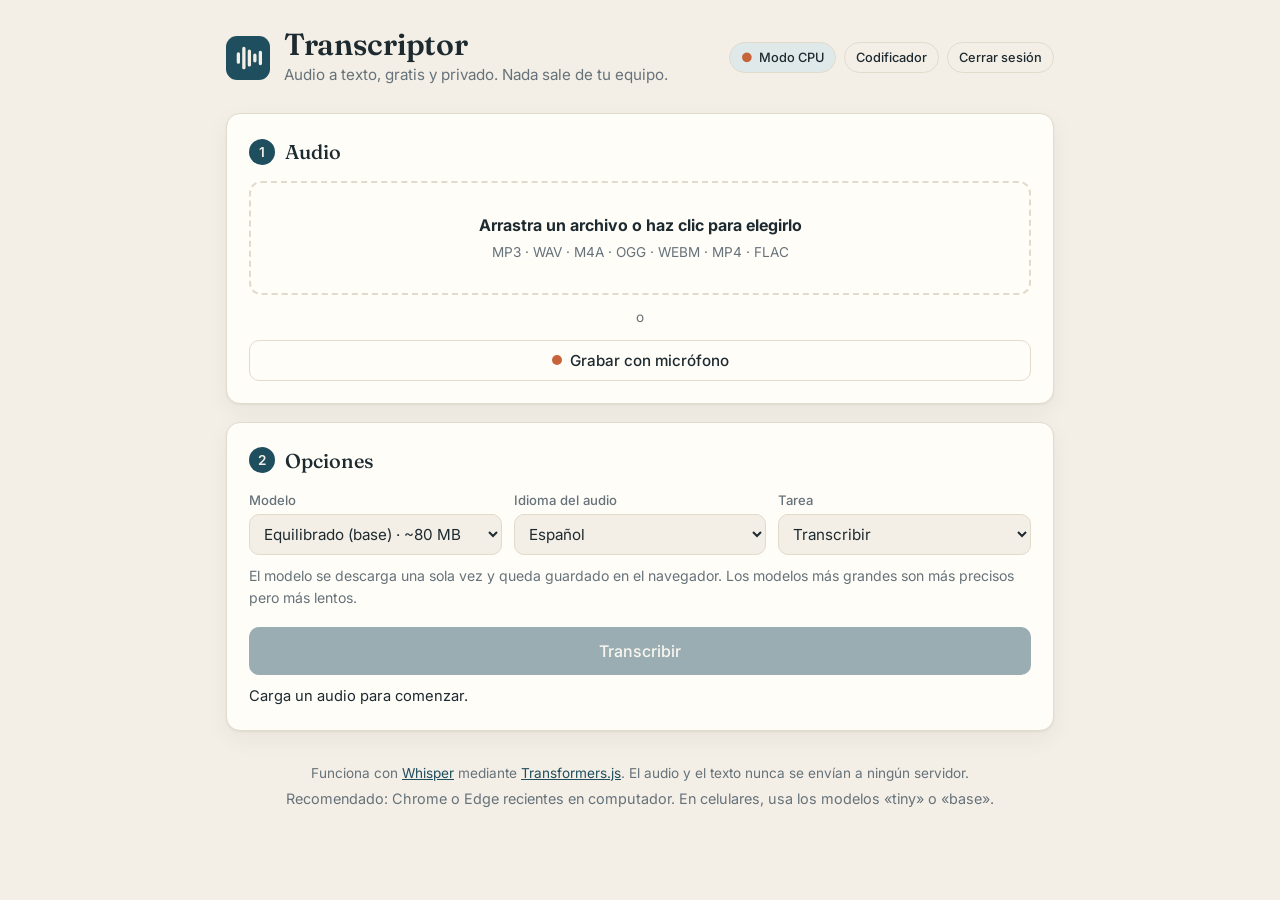
<file: index.html>
<!doctype html>
<html lang="es">
<head>
  <meta charset="utf-8">
  <meta name="viewport" content="width=device-width, initial-scale=1">
  <title>Transcriptor</title>
  <meta name="description" content="Transcripción de audio gratuita y privada: el audio se procesa en tu propio equipo.">
  <link rel="icon" href="data:image/svg+xml,<svg xmlns='http://www.w3.org/2000/svg' viewBox='0 0 32 32'><rect width='32' height='32' rx='8' fill='%231f4e5f'/><path d='M9 13v6M13 9v14M17 11v10M21 14v4M25 12v8' stroke='%23f4efe6' stroke-width='2.4' stroke-linecap='round'/></svg>">
  <link rel="preconnect" href="https://fonts.googleapis.com">
  <link rel="preconnect" href="https://fonts.gstatic.com" crossorigin>
  <link href="https://fonts.googleapis.com/css2?family=Fraunces:opsz,wght@9..144,500;9..144,600&family=Inter:wght@400;500;600&display=swap" rel="stylesheet">
  <link rel="stylesheet" href="css/styles.css">
  <style>
    .top-actions { display: flex; gap: 8px; align-items: center; flex-wrap: wrap; }
    .badge.logout { text-decoration: none; color: var(--ink); background: transparent; cursor: pointer; }
    .badge.logout:hover { background: var(--accent-soft); }
  </style>
</head>
<body>
  <header class="top">
    <div class="wrap">
      <div class="brand">
        <svg viewBox="0 0 32 32" aria-hidden="true"><rect width="32" height="32" rx="8"/><path d="M9 13v6M13 9v14M17 11v10M21 14v4M25 12v8"/></svg>
        <div>
          <h1>Transcriptor</h1>
          <p>Audio a texto, gratis y privado. Nada sale de tu equipo.</p>
        </div>
      </div>
      <div class="top-actions">
        <span id="deviceBadge" class="badge">Detectando…</span>
        <a href="/codificador/" class="badge logout" title="Abrir el Codificador de entrevistas">Codificador</a>
        <a href="/__logout" class="badge logout" title="Cerrar sesión">Cerrar sesión</a>
      </div>
    </div>
  </header>

  <main class="wrap">
    <!-- 1. Entrada -->
    <section class="card">
      <h2><span class="step">1</span> Audio</h2>
      <label id="drop" class="drop">
        <input id="file" type="file" accept="audio/*,video/*,.mp3,.wav,.m4a,.ogg,.webm,.mp4,.mov,.flac">
        <strong>Arrastra un archivo o haz clic para elegirlo</strong>
        <span>MP3 · WAV · M4A · OGG · WEBM · MP4 · FLAC</span>
      </label>
      <div class="or"><span>o</span></div>
      <button id="record" class="btn ghost" type="button">
        <span class="dot"></span><span id="recordLabel">Grabar con micrófono</span>
      </button>

      <div id="media" class="media" hidden>
        <div class="media-head">
          <strong id="mediaName"></strong>
          <span id="mediaInfo" class="muted"></span>
        </div>
        <audio id="player" controls preload="metadata"></audio>
      </div>
    </section>

    <!-- 2. Opciones -->
    <section class="card">
      <h2><span class="step">2</span> Opciones</h2>
      <div class="grid">
        <label class="field">
          <span>Modelo</span>
          <select id="model"></select>
        </label>
        <label class="field">
          <span>Idioma del audio</span>
          <select id="language">
            <option value="spanish" selected>Español</option>
            <option value="auto">Detectar automáticamente</option>
            <option value="english">Inglés</option>
            <option value="portuguese">Portugués</option>
            <option value="french">Francés</option>
            <option value="italian">Italiano</option>
            <option value="german">Alemán</option>
          </select>
        </label>
        <label class="field">
          <span>Tarea</span>
          <select id="task">
            <option value="transcribe" selected>Transcribir</option>
            <option value="translate">Traducir al inglés</option>
          </select>
        </label>
      </div>
      <p class="hint">El modelo se descarga una sola vez y queda guardado en el navegador. Los modelos más grandes son más precisos pero más lentos.</p>

      <div class="actions">
        <button id="start" class="btn primary" type="button" disabled>Transcribir</button>
        <button id="cancel" class="btn ghost" type="button" hidden>Cancelar</button>
      </div>

      <div id="progress" class="progress" hidden><div id="bar"></div></div>
      <p id="status" class="status" role="status" aria-live="polite">Carga un audio para comenzar.</p>
    </section>

    <!-- 3. Resultado -->
    <section id="results" class="card" hidden>
      <div class="results-head">
        <h2><span class="step">3</span> Transcripción</h2>
        <span id="wordCount" class="muted"></span>
      </div>
      <p class="hint">Puedes corregir el texto directamente. Haz clic en un tiempo para escuchar ese fragmento.</p>
      <div id="transcript" class="transcript"></div>

      <div class="exports">
        <button id="copy" class="btn primary" type="button">Copiar texto</button>
        <button class="btn ghost" data-export="txt" type="button">.txt</button>
        <button class="btn ghost" data-export="tst" type="button">.txt con tiempos</button>
        <button class="btn ghost" data-export="srt" type="button">.srt</button>
        <button class="btn ghost" data-export="vtt" type="button">.vtt</button>
        <button class="btn ghost" data-export="json" type="button">.json</button>
      </div>
    </section>

    <footer class="foot">
      <p>Funciona con <a href="https://github.com/openai/whisper" target="_blank" rel="noopener">Whisper</a> mediante <a href="https://huggingface.co/docs/transformers.js" target="_blank" rel="noopener">Transformers.js</a>. El audio y el texto nunca se envían a ningún servidor.</p>
      <p class="muted">Recomendado: Chrome o Edge recientes en computador. En celulares, usa los modelos «tiny» o «base».</p>
    </footer>
  </main>

  <script type="module" src="js/app.js"></script>
</body>
</html>
</file>
<file: css/styles.css>
:root {
  --bg: #f4efe6;
  --surface: #fffdf8;
  --ink: #1d2a30;
  --muted: #66727a;
  --line: #e2dacb;
  --accent: #1f4e5f;
  --accent-ink: #f4efe6;
  --accent-soft: #dfe9ea;
  --warm: #c8643b;
  --radius: 14px;
  --shadow: 0 1px 2px rgba(29, 42, 48, .06), 0 8px 24px rgba(29, 42, 48, .05);
}
@media (prefers-color-scheme: dark) {
  :root {
    --bg: #141b1f;
    --surface: #1c2529;
    --ink: #e9e4da;
    --muted: #9aa5ab;
    --line: #2d393e;
    --accent: #7fb3c2;
    --accent-ink: #10181b;
    --accent-soft: #23353b;
    --warm: #e08a62;
    --shadow: none;
  }
}

* { box-sizing: border-box; }
html { -webkit-text-size-adjust: 100%; }
body {
  margin: 0;
  background: var(--bg);
  color: var(--ink);
  font: 16px/1.55 Inter, system-ui, -apple-system, "Segoe UI", sans-serif;
}
a { color: var(--accent); }
.wrap { max-width: 860px; margin: 0 auto; padding: 0 16px; }
.muted { color: var(--muted); font-size: .9rem; }
[hidden] { display: none !important; }

/* Encabezado */
.top { padding: 28px 0 8px; }
.top .wrap { display: flex; align-items: center; justify-content: space-between; gap: 12px; flex-wrap: wrap; }
.brand { display: flex; align-items: center; gap: 14px; }
.brand svg { width: 44px; height: 44px; flex: none; }
.brand svg rect { fill: var(--accent); }
.brand svg path { stroke: var(--accent-ink); stroke-width: 2.4; stroke-linecap: round; }
h1 { font-family: Fraunces, Georgia, serif; font-weight: 600; font-size: 1.9rem; margin: 0; line-height: 1.1; letter-spacing: -.01em; }
.brand p { margin: 2px 0 0; color: var(--muted); font-size: .95rem; }
.badge {
  font-size: .8rem; font-weight: 500; padding: 5px 11px; border-radius: 999px;
  background: var(--accent-soft); color: var(--ink); border: 1px solid var(--line);
}
.badge.webgpu::before { content: "●"; color: #3f9d6a; margin-right: 6px; }
.badge.wasm::before { content: "●"; color: var(--warm); margin-right: 6px; }

/* Tarjetas */
.card {
  background: var(--surface); border: 1px solid var(--line); border-radius: var(--radius);
  padding: 22px; margin: 18px 0; box-shadow: var(--shadow);
}
h2 { font-family: Fraunces, Georgia, serif; font-weight: 500; font-size: 1.25rem; margin: 0 0 14px; display: flex; align-items: center; gap: 10px; }
.step {
  display: inline-grid; place-items: center; width: 26px; height: 26px; border-radius: 50%;
  background: var(--accent); color: var(--accent-ink); font: 600 .85rem Inter, sans-serif;
}
.hint { color: var(--muted); font-size: .88rem; margin: 10px 0 0; }

/* Zona de carga */
.drop {
  display: flex; flex-direction: column; align-items: center; justify-content: center; gap: 4px;
  border: 2px dashed var(--line); border-radius: 12px; padding: 30px 16px; text-align: center;
  cursor: pointer; transition: border-color .15s, background .15s;
}
.drop:hover, .drop.over { border-color: var(--accent); background: var(--accent-soft); }
.drop input { position: absolute; width: 1px; height: 1px; opacity: 0; }
.drop span { color: var(--muted); font-size: .85rem; }
.or { text-align: center; margin: 12px 0; color: var(--muted); font-size: .85rem; }

/* Botones */
.btn {
  font: 500 .95rem Inter, sans-serif; border-radius: 10px; padding: 10px 16px; cursor: pointer;
  border: 1px solid transparent; transition: transform .05s, background .15s, opacity .15s;
  display: inline-flex; align-items: center; justify-content: center; gap: 8px;
}
.btn:active { transform: translateY(1px); }
.btn:disabled { opacity: .45; cursor: not-allowed; }
.btn.primary { background: var(--accent); color: var(--accent-ink); }
.btn.ghost { background: transparent; color: var(--ink); border-color: var(--line); }
.btn.ghost:hover:not(:disabled) { background: var(--accent-soft); }
#record { width: 100%; }
#record .dot { width: 10px; height: 10px; border-radius: 50%; background: var(--warm); }
#record.recording { border-color: var(--warm); color: var(--warm); }
#record.recording .dot { animation: pulse 1s infinite; }
@keyframes pulse { 50% { opacity: .25; } }

/* Medio */
.media { margin-top: 16px; padding-top: 16px; border-top: 1px solid var(--line); }
.media-head { display: flex; justify-content: space-between; gap: 10px; flex-wrap: wrap; margin-bottom: 8px; }
.media-head strong { overflow-wrap: anywhere; }
audio { width: 100%; }

/* Opciones */
.grid { display: grid; grid-template-columns: repeat(3, 1fr); gap: 12px; }
.field span { display: block; font-size: .82rem; font-weight: 500; color: var(--muted); margin-bottom: 4px; }
select {
  width: 100%; font: inherit; font-size: .95rem; padding: 9px 10px; border-radius: 10px;
  border: 1px solid var(--line); background: var(--bg); color: var(--ink);
}
.actions { display: flex; gap: 10px; margin-top: 18px; }
.actions .primary { flex: 1; padding: 13px; font-size: 1rem; }

.progress { height: 6px; background: var(--accent-soft); border-radius: 99px; overflow: hidden; margin-top: 16px; }
#bar { height: 100%; width: 0; background: var(--accent); transition: width .3s; }
body.busy #bar { background-image: linear-gradient(90deg, var(--accent), var(--warm), var(--accent)); background-size: 200% 100%; animation: flow 2s linear infinite; }
@keyframes flow { to { background-position: -200% 0; } }
.status { margin: 10px 0 0; font-size: .92rem; min-height: 1.5em; }

/* Resultado */
.results-head { display: flex; justify-content: space-between; align-items: baseline; gap: 10px; }
.results-head h2 { margin-bottom: 0; }
.transcript {
  margin-top: 14px; max-height: 60vh; overflow-y: auto; border: 1px solid var(--line);
  border-radius: 10px; padding: 8px; background: var(--bg);
}
.transcript .empty { color: var(--muted); text-align: center; margin: 24px 0; }
.seg { display: flex; gap: 10px; padding: 6px 8px; border-radius: 8px; align-items: baseline; }
.seg.active { background: var(--accent-soft); }
.ts {
  flex: none; font: 500 .78rem ui-monospace, SFMono-Regular, Menlo, monospace; color: var(--accent);
  background: none; border: 0; padding: 2px 0; cursor: pointer; min-width: 48px; text-align: left;
}
.ts:hover { text-decoration: underline; }
.txt { flex: 1; outline: none; border-radius: 4px; }
.txt:focus { box-shadow: 0 0 0 2px var(--accent-soft); }
.exports { display: flex; flex-wrap: wrap; gap: 8px; margin-top: 16px; }

.foot { text-align: center; color: var(--muted); font-size: .85rem; padding: 10px 0 40px; }
.foot p { margin: 4px 0; }

@media (max-width: 640px) {
  .grid { grid-template-columns: 1fr; }
  .card { padding: 18px 16px; }
  h1 { font-size: 1.6rem; }
  .exports .btn { flex: 1 1 calc(50% - 8px); }
  .exports #copy { flex-basis: 100%; }
}
</file>
